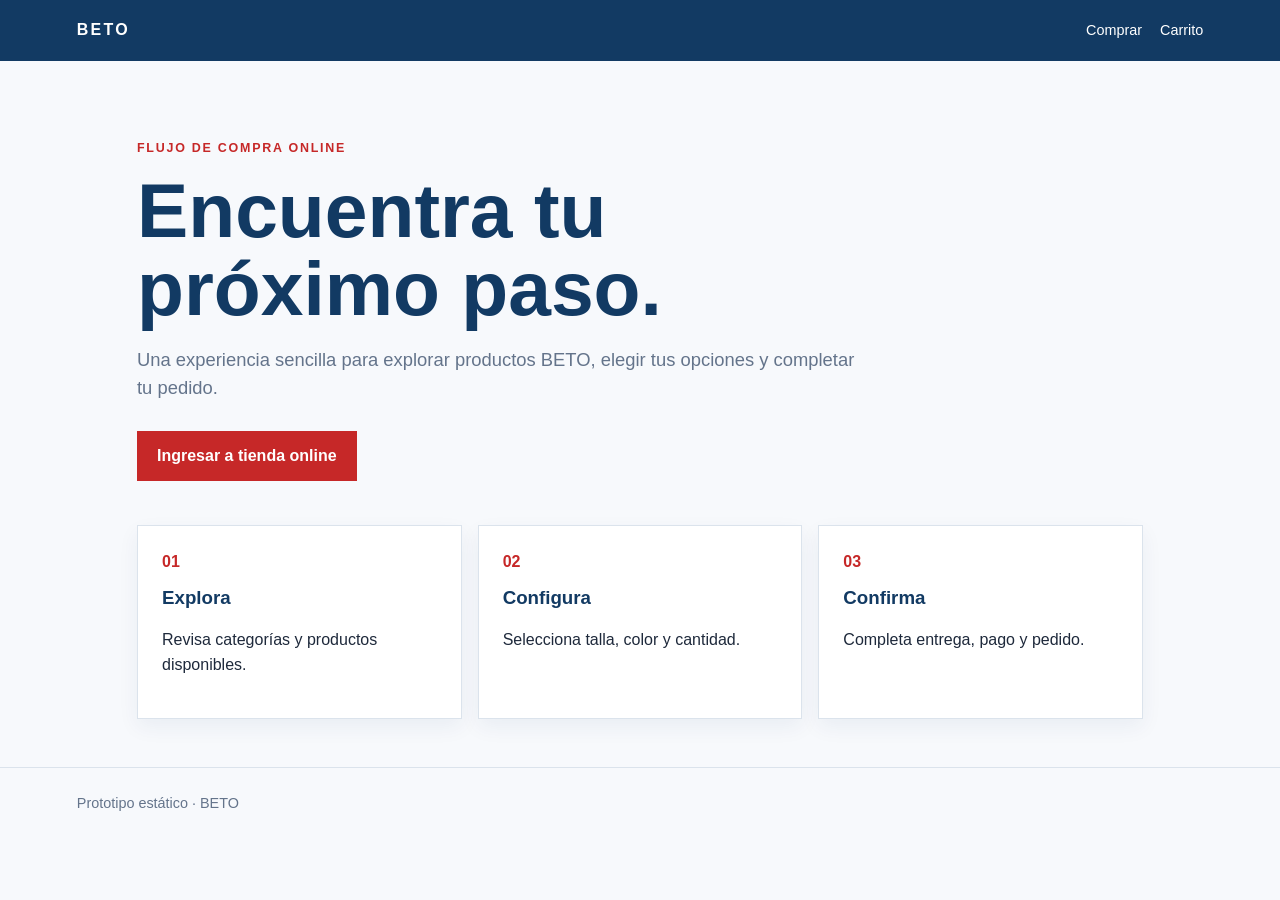
<file: index.html>
<!doctype html><html lang="es"><head><meta charset="utf-8"><meta name="viewport" content="width=device-width,initial-scale=1"><title>BETO | Inicio</title><link rel="stylesheet" href="styles.css"></head><body><header class="site-header"><a class="brand" href="index.html">BETO</a><nav class="mini-nav"><a href="categorias.html">Comprar</a><a href="carrito.html">Carrito</a></nav></header><main class="shell"><div class="hero"><p class="eyebrow">Flujo de compra online</p><h1>Encuentra tu próximo paso.</h1><p class="lead">Una experiencia sencilla para explorar productos BETO, elegir tus opciones y completar tu pedido.</p><div class="actions"><a class="button" href="categorias.html">Ingresar a tienda online</a></div></div><section class="card-grid"><article class="card"><span class="step">01</span><h3>Explora</h3><p>Revisa categorías y productos disponibles.</p></article><article class="card"><span class="step">02</span><h3>Configura</h3><p>Selecciona talla, color y cantidad.</p></article><article class="card"><span class="step">03</span><h3>Confirma</h3><p>Completa entrega, pago y pedido.</p></article></section></main><footer class="site-footer">Prototipo estático · BETO</footer></body></html>
</file>
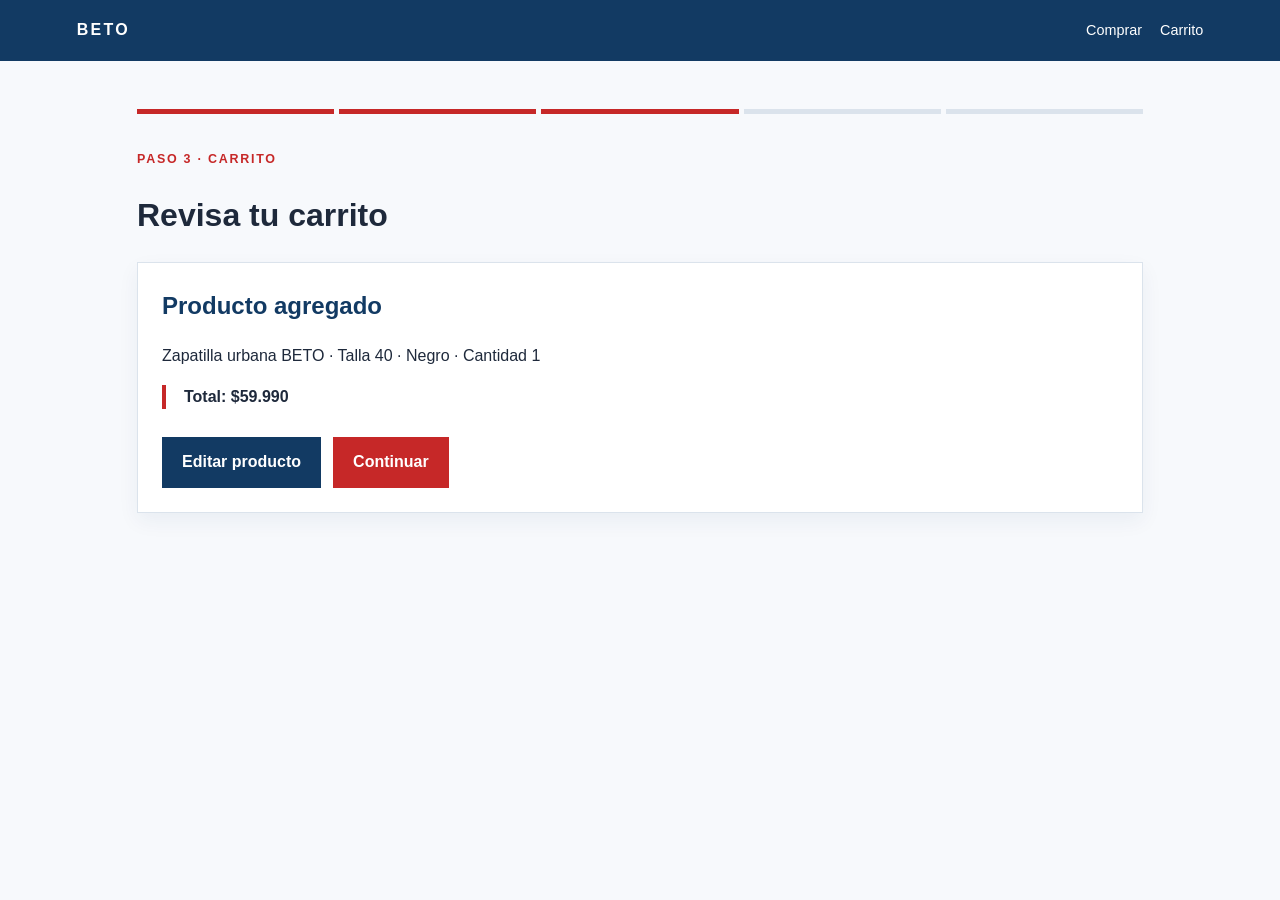
<file: carrito.html>
<!doctype html><html lang="es"><head><meta charset="utf-8"><meta name="viewport" content="width=device-width,initial-scale=1"><title>BETO | Carrito</title><link rel="stylesheet" href="styles.css"></head><body><header class="site-header"><a class="brand" href="index.html">BETO</a><nav class="mini-nav"><a href="categorias.html">Comprar</a><a href="carrito.html">Carrito</a></nav></header><main class="shell"><div class="progress"><span class="active"></span><span class="active"></span><span class="active"></span><span></span><span></span></div><p class="eyebrow">Paso 3 · Carrito</p><h1>Revisa tu carrito</h1><div class="panel"><h2>Producto agregado</h2><p>Zapatilla urbana BETO · Talla 40 · Negro · Cantidad 1</p><p class="summary"><strong>Total: $59.990</strong></p><div class="actions"><a class="button secondary" href="producto.html">Editar producto</a><a class="button" href="decision.html">Continuar</a></div></div></main></body></html>
</file>
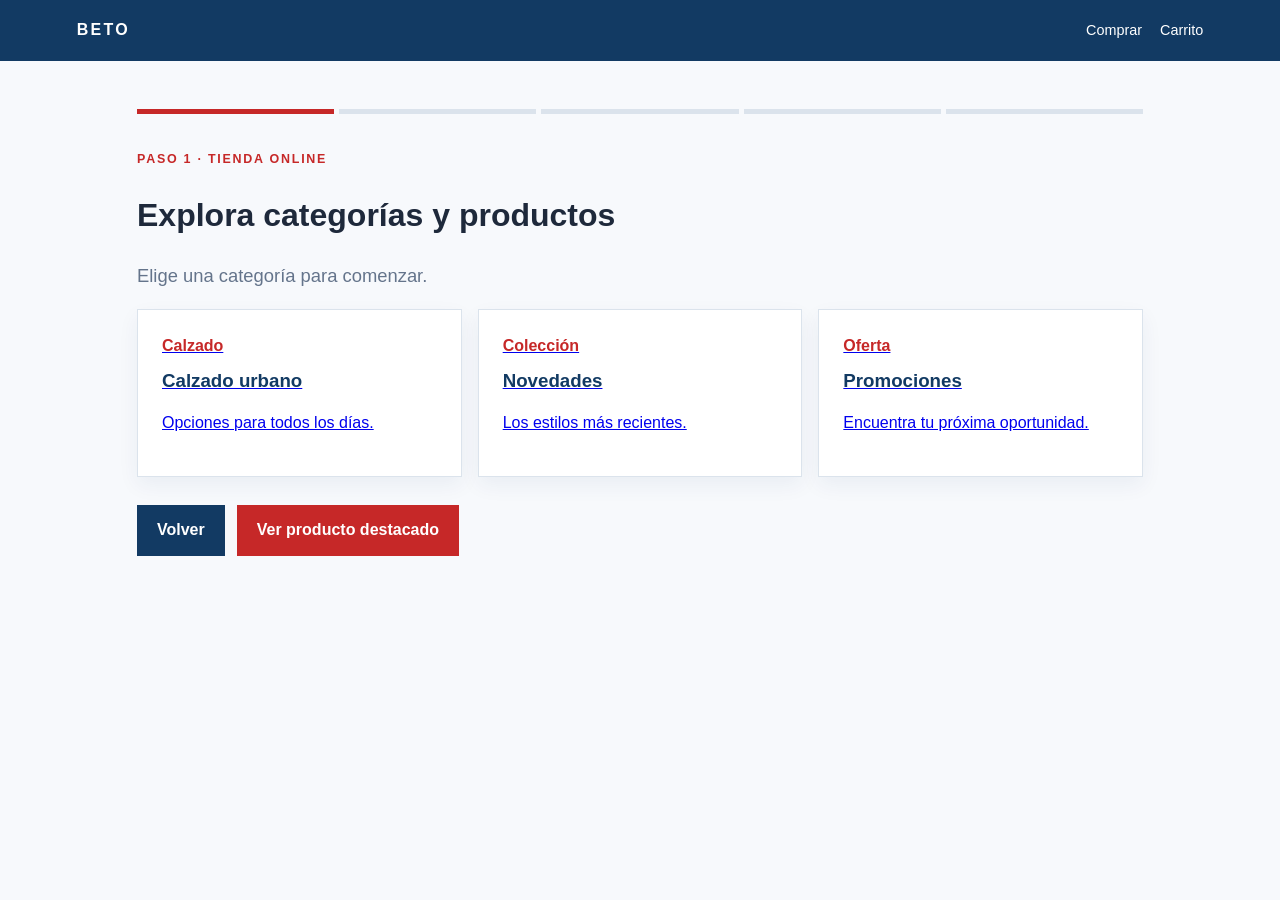
<file: categorias.html>
<!doctype html><html lang="es"><head><meta charset="utf-8"><meta name="viewport" content="width=device-width,initial-scale=1"><title>BETO | Categorías</title><link rel="stylesheet" href="styles.css"></head><body><header class="site-header"><a class="brand" href="index.html">BETO</a><nav class="mini-nav"><a href="categorias.html">Comprar</a><a href="carrito.html">Carrito</a></nav></header><main class="shell"><div class="progress"><span class="active"></span><span></span><span></span><span></span><span></span></div><p class="eyebrow">Paso 1 · Tienda online</p><h1>Explora categorías y productos</h1><p class="lead">Elige una categoría para comenzar.</p><section class="card-grid"><a class="card" href="producto.html"><span class="step">Calzado</span><h3>Calzado urbano</h3><p>Opciones para todos los días.</p></a><a class="card" href="producto.html"><span class="step">Colección</span><h3>Novedades</h3><p>Los estilos más recientes.</p></a><a class="card" href="producto.html"><span class="step">Oferta</span><h3>Promociones</h3><p>Encuentra tu próxima oportunidad.</p></a></section><div class="actions"><a class="button secondary" href="index.html">Volver</a><a class="button" href="producto.html">Ver producto destacado</a></div></main></body></html>
</file>
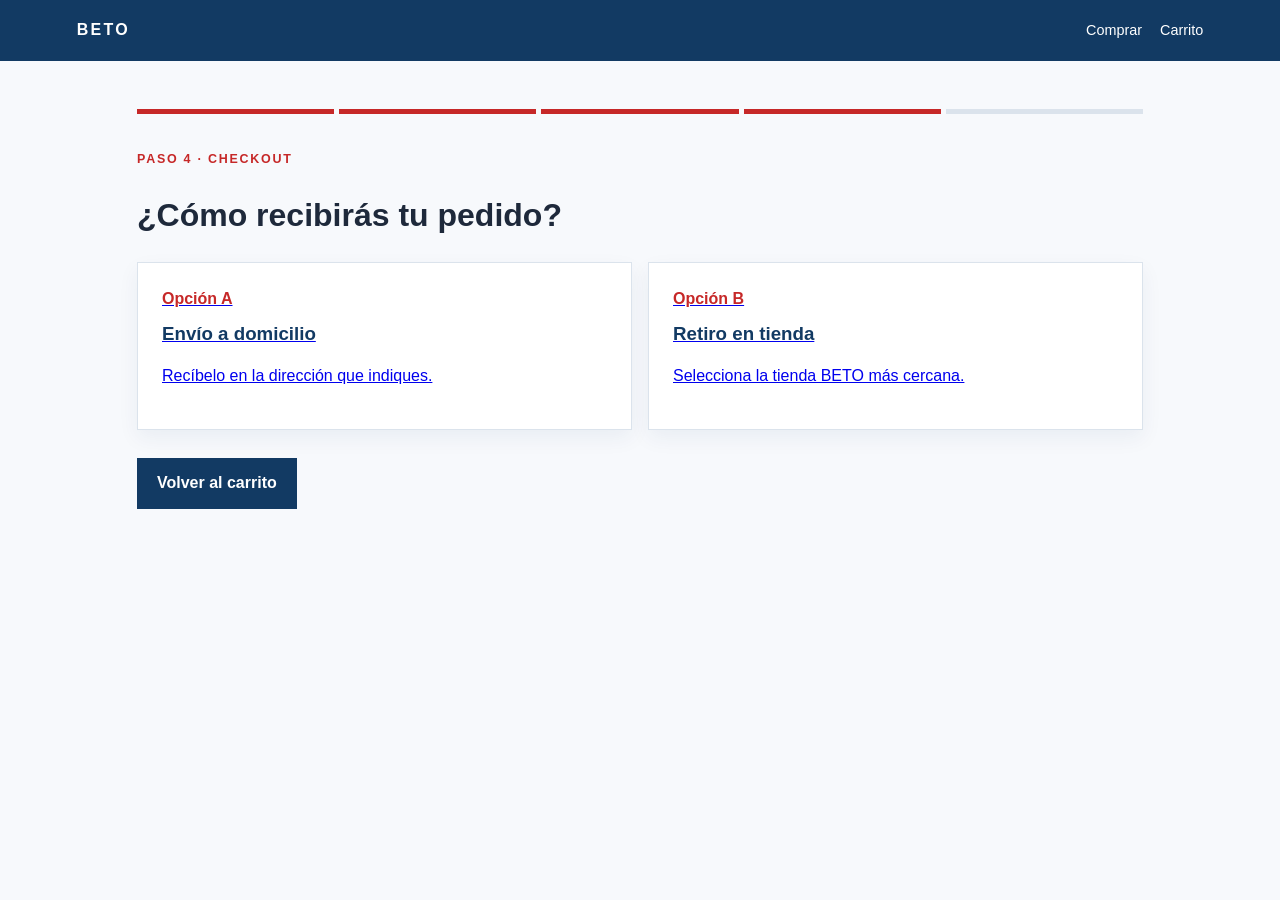
<file: checkout.html>
<!doctype html><html lang="es"><head><meta charset="utf-8"><meta name="viewport" content="width=device-width,initial-scale=1"><title>BETO | Checkout</title><link rel="stylesheet" href="styles.css"></head><body><header class="site-header"><a class="brand" href="index.html">BETO</a><nav class="mini-nav"><a href="categorias.html">Comprar</a><a href="carrito.html">Carrito</a></nav></header><main class="shell"><div class="progress"><span class="active"></span><span class="active"></span><span class="active"></span><span class="active"></span><span></span></div><p class="eyebrow">Paso 4 · Checkout</p><h1>¿Cómo recibirás tu pedido?</h1><div class="card-grid"><a class="card" href="envio.html"><span class="step">Opción A</span><h3>Envío a domicilio</h3><p>Recíbelo en la dirección que indiques.</p></a><a class="card" href="tienda.html"><span class="step">Opción B</span><h3>Retiro en tienda</h3><p>Selecciona la tienda BETO más cercana.</p></a></div><div class="actions"><a class="button secondary" href="carrito.html">Volver al carrito</a></div></main></body></html>
</file>
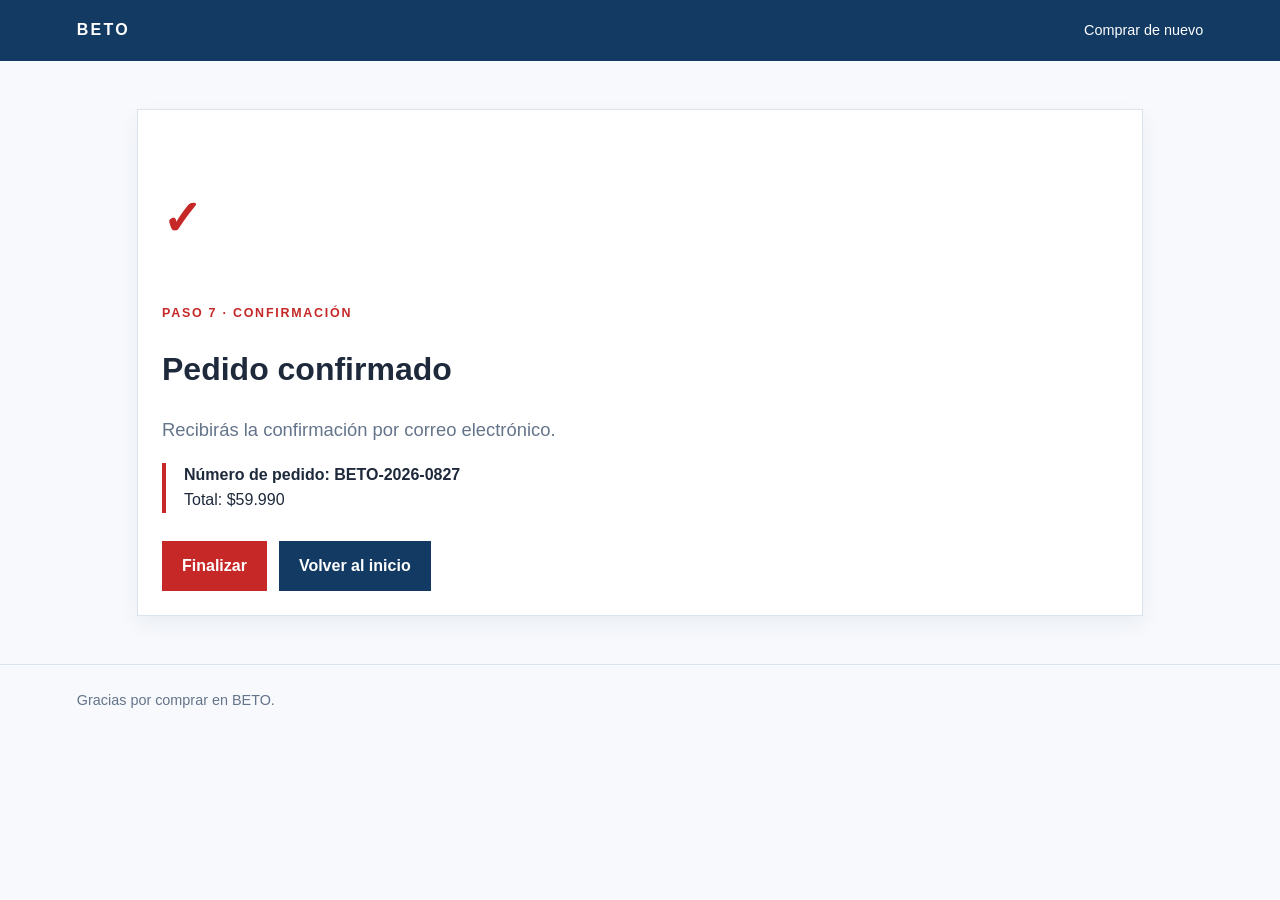
<file: confirmar.html>
<!doctype html><html lang="es"><head><meta charset="utf-8"><meta name="viewport" content="width=device-width,initial-scale=1"><title>BETO | Pedido confirmado</title><link rel="stylesheet" href="styles.css"></head><body><header class="site-header"><a class="brand" href="index.html">BETO</a><nav class="mini-nav"><a href="categorias.html">Comprar de nuevo</a></nav></header><main class="shell"><div class="panel"><p class="check" aria-hidden="true">✓</p><p class="eyebrow">Paso 7 · Confirmación</p><h1>Pedido confirmado</h1><p class="lead">Recibirás la confirmación por correo electrónico.</p><p class="summary"><strong>Número de pedido: BETO-2026-0827</strong><br>Total: $59.990</p><div class="actions"><a class="button" href="fin.html">Finalizar</a><a class="button secondary" href="index.html">Volver al inicio</a></div></div></main><footer class="site-footer">Gracias por comprar en BETO.</footer></body></html>
</file>
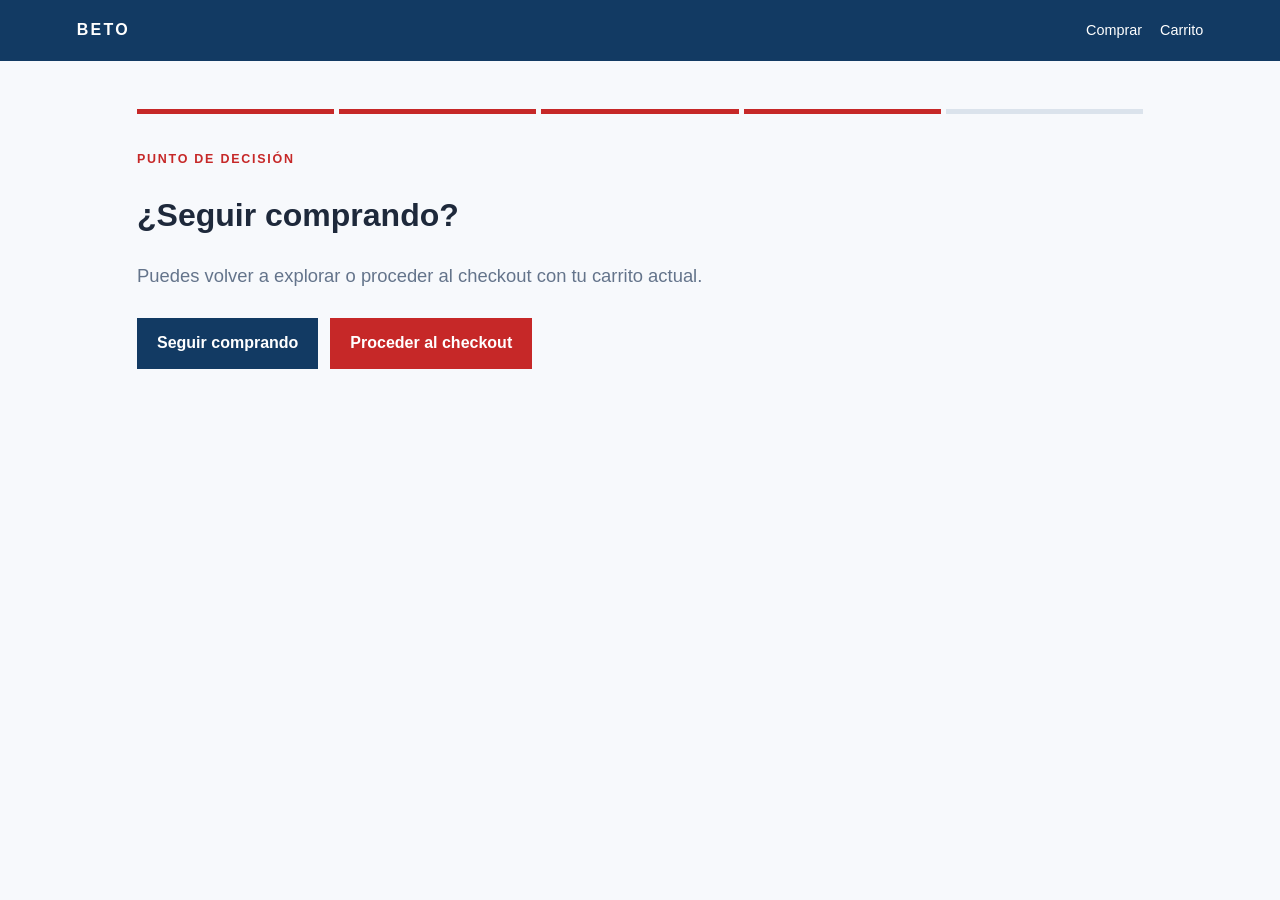
<file: decision.html>
<!doctype html><html lang="es"><head><meta charset="utf-8"><meta name="viewport" content="width=device-width,initial-scale=1"><title>BETO | Continuar compra</title><link rel="stylesheet" href="styles.css"></head><body><header class="site-header"><a class="brand" href="index.html">BETO</a><nav class="mini-nav"><a href="categorias.html">Comprar</a><a href="carrito.html">Carrito</a></nav></header><main class="shell"><div class="progress"><span class="active"></span><span class="active"></span><span class="active"></span><span class="active"></span><span></span></div><p class="eyebrow">Punto de decisión</p><h1>¿Seguir comprando?</h1><p class="lead">Puedes volver a explorar o proceder al checkout con tu carrito actual.</p><div class="actions"><a class="button secondary" href="categorias.html">Seguir comprando</a><a class="button" href="checkout.html">Proceder al checkout</a></div></main></body></html>
</file>
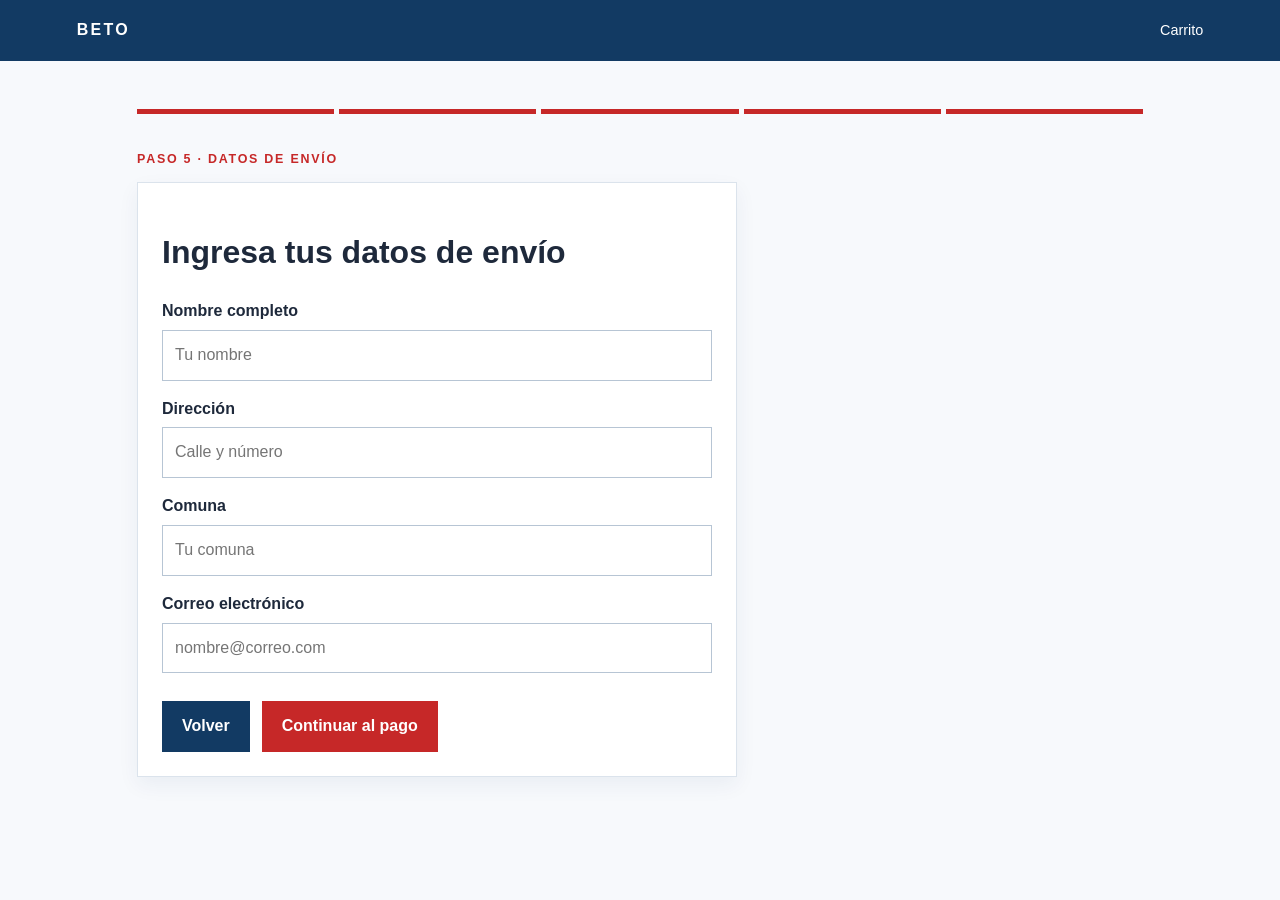
<file: envio.html>
<!doctype html><html lang="es"><head><meta charset="utf-8"><meta name="viewport" content="width=device-width,initial-scale=1"><title>BETO | Envío</title><link rel="stylesheet" href="styles.css"></head><body><header class="site-header"><a class="brand" href="index.html">BETO</a><nav class="mini-nav"><a href="carrito.html">Carrito</a></nav></header><main class="shell"><div class="progress"><span class="active"></span><span class="active"></span><span class="active"></span><span class="active"></span><span class="active"></span></div><p class="eyebrow">Paso 5 · Datos de envío</p><div class="panel form"><h1>Ingresa tus datos de envío</h1><label for="nombre">Nombre completo</label><input id="nombre" type="text" placeholder="Tu nombre"><label for="direccion">Dirección</label><input id="direccion" type="text" placeholder="Calle y número"><label for="comuna">Comuna</label><input id="comuna" type="text" placeholder="Tu comuna"><label for="correo">Correo electrónico</label><input id="correo" type="email" placeholder="nombre@correo.com"><div class="actions"><a class="button secondary" href="checkout.html">Volver</a><a class="button" href="pago.html">Continuar al pago</a></div></div></main></body></html>
</file>
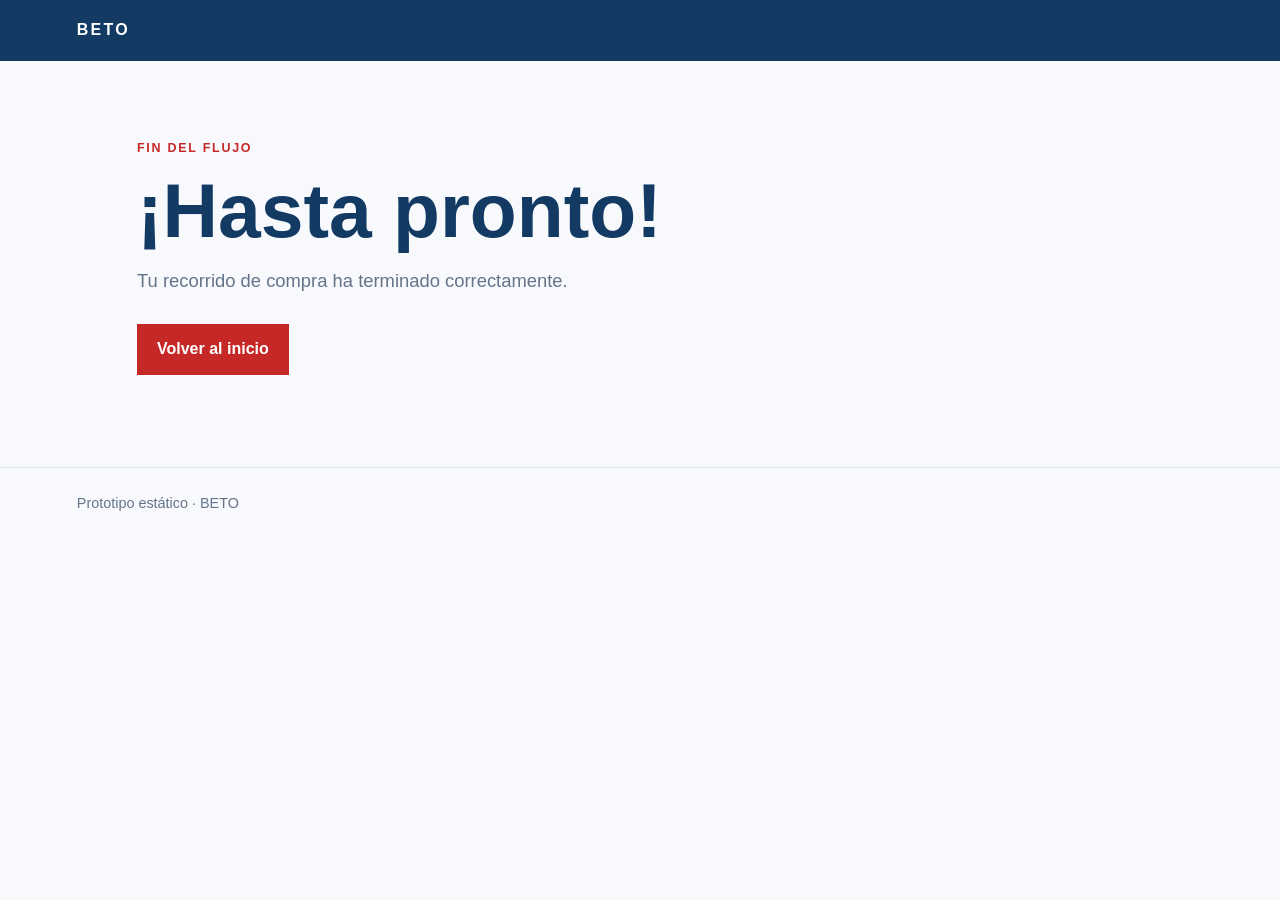
<file: fin.html>
<!doctype html><html lang="es"><head><meta charset="utf-8"><meta name="viewport" content="width=device-width,initial-scale=1"><title>BETO | Fin</title><link rel="stylesheet" href="styles.css"></head><body><header class="site-header"><a class="brand" href="index.html">BETO</a></header><main class="shell"><div class="hero"><p class="eyebrow">Fin del flujo</p><h1>¡Hasta pronto!</h1><p class="lead">Tu recorrido de compra ha terminado correctamente.</p><div class="actions"><a class="button" href="index.html">Volver al inicio</a></div></div></main><footer class="site-footer">Prototipo estático · BETO</footer></body></html>
</file>
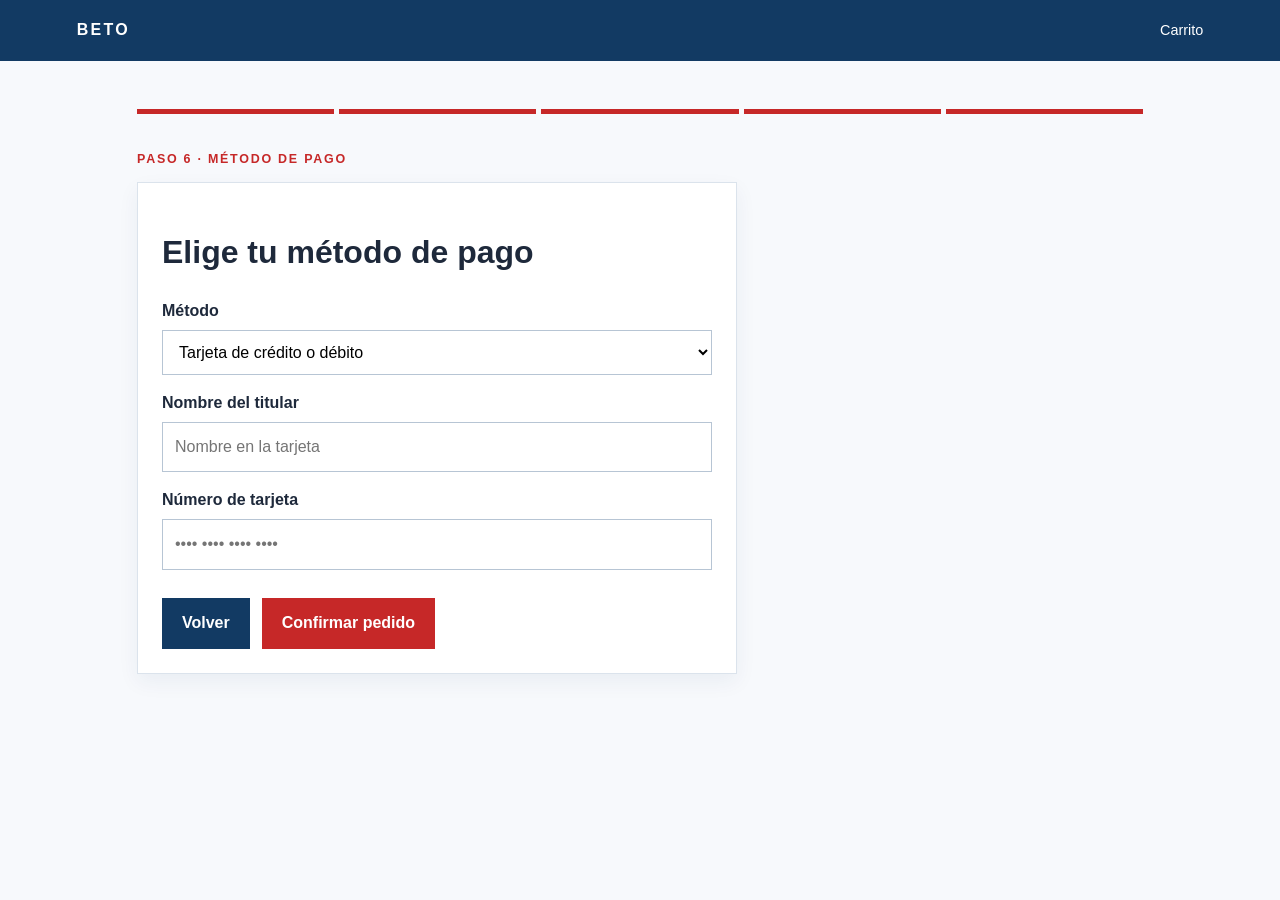
<file: pago.html>
<!doctype html><html lang="es"><head><meta charset="utf-8"><meta name="viewport" content="width=device-width,initial-scale=1"><title>BETO | Pago</title><link rel="stylesheet" href="styles.css"></head><body><header class="site-header"><a class="brand" href="index.html">BETO</a><nav class="mini-nav"><a href="carrito.html">Carrito</a></nav></header><main class="shell"><div class="progress"><span class="active"></span><span class="active"></span><span class="active"></span><span class="active"></span><span class="active"></span></div><p class="eyebrow">Paso 6 · Método de pago</p><div class="panel form"><h1>Elige tu método de pago</h1><label for="metodo">Método</label><select id="metodo"><option>Tarjeta de crédito o débito</option><option>Transferencia bancaria</option><option>Webpay</option></select><label for="titular">Nombre del titular</label><input id="titular" type="text" placeholder="Nombre en la tarjeta"><label for="numero">Número de tarjeta</label><input id="numero" type="text" placeholder="•••• •••• •••• ••••"><div class="actions"><a class="button secondary" href="checkout.html">Volver</a><a class="button" href="confirmar.html">Confirmar pedido</a></div></div></main></body></html>
</file>
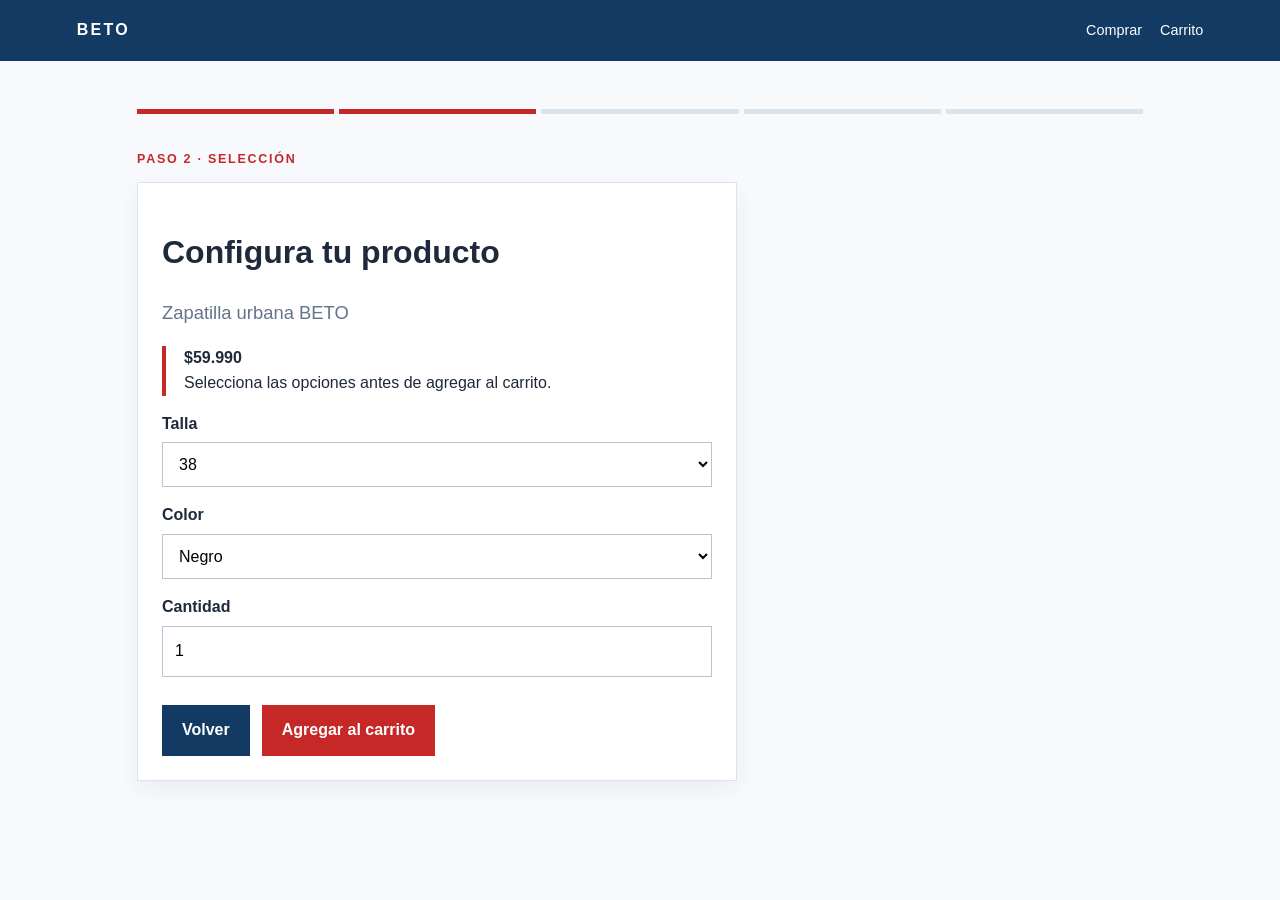
<file: producto.html>
<!doctype html><html lang="es"><head><meta charset="utf-8"><meta name="viewport" content="width=device-width,initial-scale=1"><title>BETO | Producto</title><link rel="stylesheet" href="styles.css"></head><body><header class="site-header"><a class="brand" href="index.html">BETO</a><nav class="mini-nav"><a href="categorias.html">Comprar</a><a href="carrito.html">Carrito</a></nav></header><main class="shell"><div class="progress"><span class="active"></span><span class="active"></span><span></span><span></span><span></span></div><p class="eyebrow">Paso 2 · Selección</p><div class="panel form"><h1>Configura tu producto</h1><p class="lead">Zapatilla urbana BETO</p><p class="summary"><strong>$59.990</strong><br>Selecciona las opciones antes de agregar al carrito.</p><label for="talla">Talla</label><select id="talla"><option>38</option><option>39</option><option>40</option><option>41</option></select><label for="color">Color</label><select id="color"><option>Negro</option><option>Blanco</option><option>Azul</option></select><label for="cantidad">Cantidad</label><input id="cantidad" type="number" value="1" min="1"><div class="actions"><a class="button secondary" href="categorias.html">Volver</a><a class="button" href="carrito.html">Agregar al carrito</a></div></div></main></body></html>
</file>
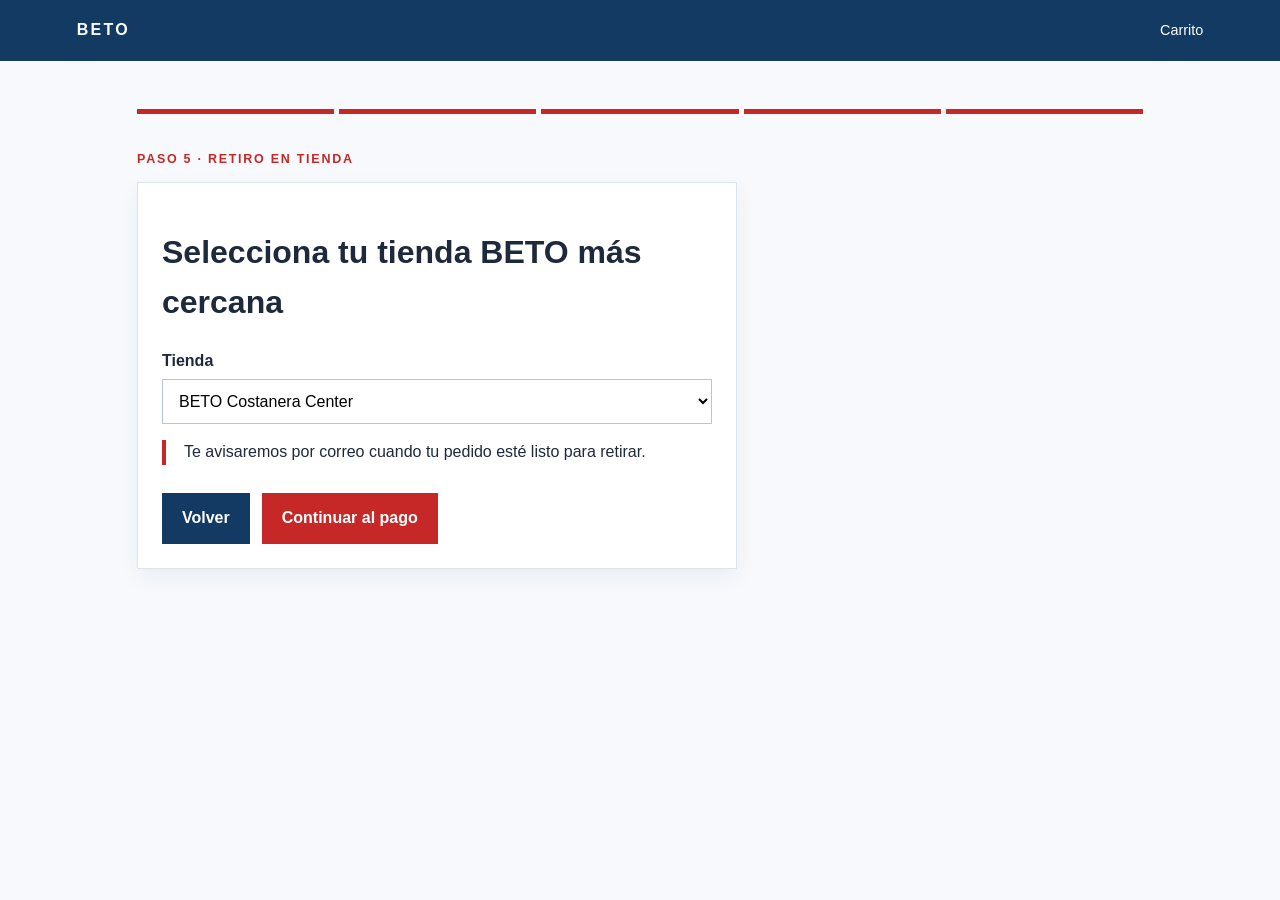
<file: tienda.html>
<!doctype html><html lang="es"><head><meta charset="utf-8"><meta name="viewport" content="width=device-width,initial-scale=1"><title>BETO | Retiro en tienda</title><link rel="stylesheet" href="styles.css"></head><body><header class="site-header"><a class="brand" href="index.html">BETO</a><nav class="mini-nav"><a href="carrito.html">Carrito</a></nav></header><main class="shell"><div class="progress"><span class="active"></span><span class="active"></span><span class="active"></span><span class="active"></span><span class="active"></span></div><p class="eyebrow">Paso 5 · Retiro en tienda</p><div class="panel form"><h1>Selecciona tu tienda BETO más cercana</h1><label for="tienda">Tienda</label><select id="tienda"><option>BETO Costanera Center</option><option>BETO Plaza Oeste</option><option>BETO Centro</option></select><p class="summary">Te avisaremos por correo cuando tu pedido esté listo para retirar.</p><div class="actions"><a class="button secondary" href="checkout.html">Volver</a><a class="button" href="pago.html">Continuar al pago</a></div></div></main></body></html>
</file>
<file: styles.css>
:root{--blue:#123a63;--red:#c62828;--ink:#1e293b;--muted:#64748b;--line:#dbe3ec;--paper:#f7f9fc;--white:#fff}*{box-sizing:border-box}body{margin:0;background:var(--paper);color:var(--ink);font-family:Arial,Helvetica,sans-serif;line-height:1.55}.site-header{background:var(--blue);color:var(--white);padding:18px 6%;display:flex;align-items:center;justify-content:space-between;gap:20px}.brand{font-weight:800;letter-spacing:.14em;color:var(--white);text-decoration:none}.mini-nav a{color:var(--white);text-decoration:none;font-size:.9rem;margin-left:18px}.shell{max-width:1050px;margin:0 auto;padding:48px 22px}.eyebrow{color:var(--red);font-size:.78rem;font-weight:700;letter-spacing:.14em;text-transform:uppercase}.hero{max-width:720px;margin:30px 0 44px}.hero h1{font-size:clamp(2.4rem,6vw,5rem);line-height:1.02;margin:10px 0 18px;color:var(--blue)}h2{color:var(--blue);margin-top:0}.lead{font-size:1.15rem;color:var(--muted)}.card-grid{display:grid;grid-template-columns:repeat(auto-fit,minmax(210px,1fr));gap:16px}.card,.panel{background:var(--white);border:1px solid var(--line);padding:24px;box-shadow:0 8px 20px rgba(18,58,99,.06)}.card h3{margin:8px 0;color:var(--blue)}.step{color:var(--red);font-weight:700}.button{display:inline-block;background:var(--red);color:var(--white);padding:13px 20px;text-decoration:none;font-weight:700;border:0;cursor:pointer}.button.secondary{background:var(--blue)}.actions{display:flex;flex-wrap:wrap;gap:12px;margin-top:28px}.progress{display:flex;gap:5px;margin:0 0 36px}.progress span{height:5px;flex:1;background:var(--line)}.progress span.active{background:var(--red)}label{display:block;font-weight:700;margin:16px 0 6px}input,select{width:100%;padding:12px;border:1px solid #b7c5d4;background:var(--white);font:inherit}.form{max-width:600px}.summary{border-left:4px solid var(--red);padding-left:18px}.site-footer{border-top:1px solid var(--line);padding:24px 6%;color:var(--muted);font-size:.9rem}ul{padding-left:20px}.check{font-size:3rem;color:var(--red);font-weight:700}@media(max-width:600px){.site-header{align-items:flex-start;flex-direction:column}.mini-nav a{margin:0 14px 0 0}.shell{padding-top:32px}.actions .button{width:100%;text-align:center}}
</file>
